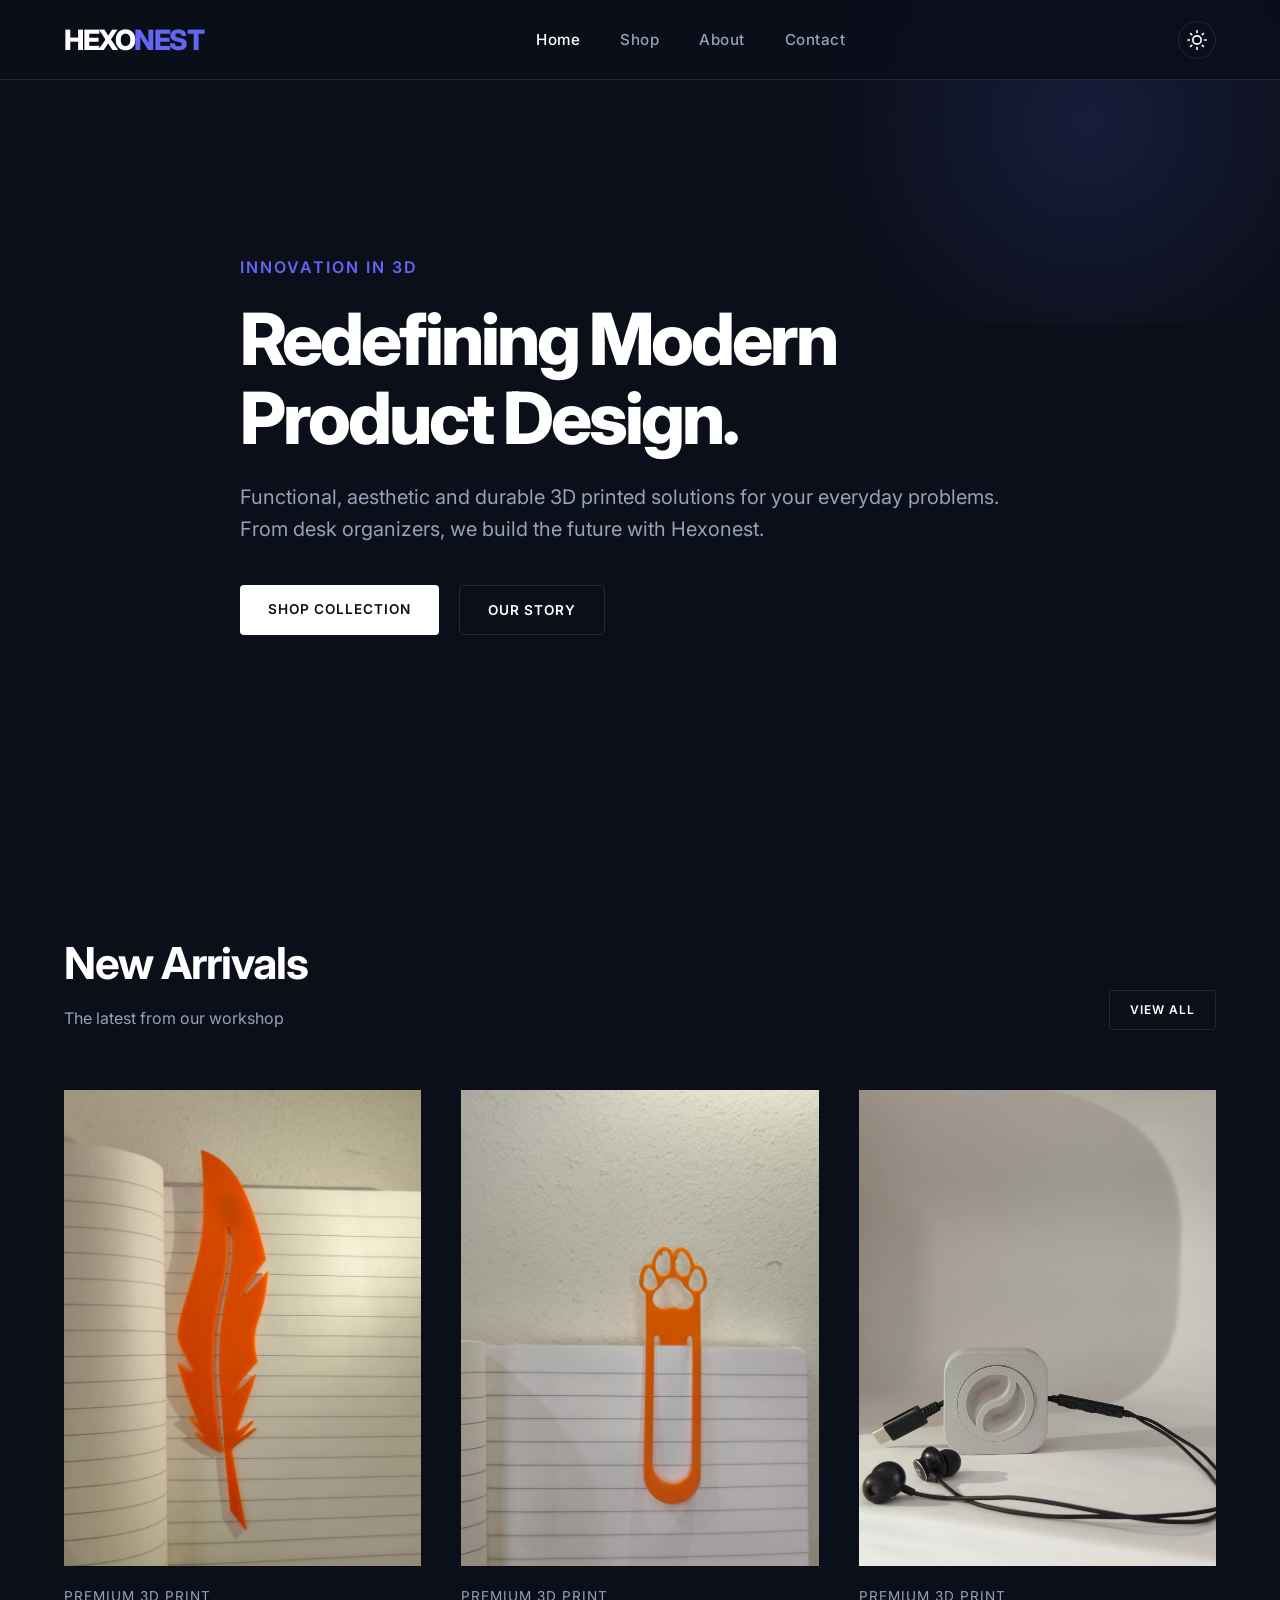
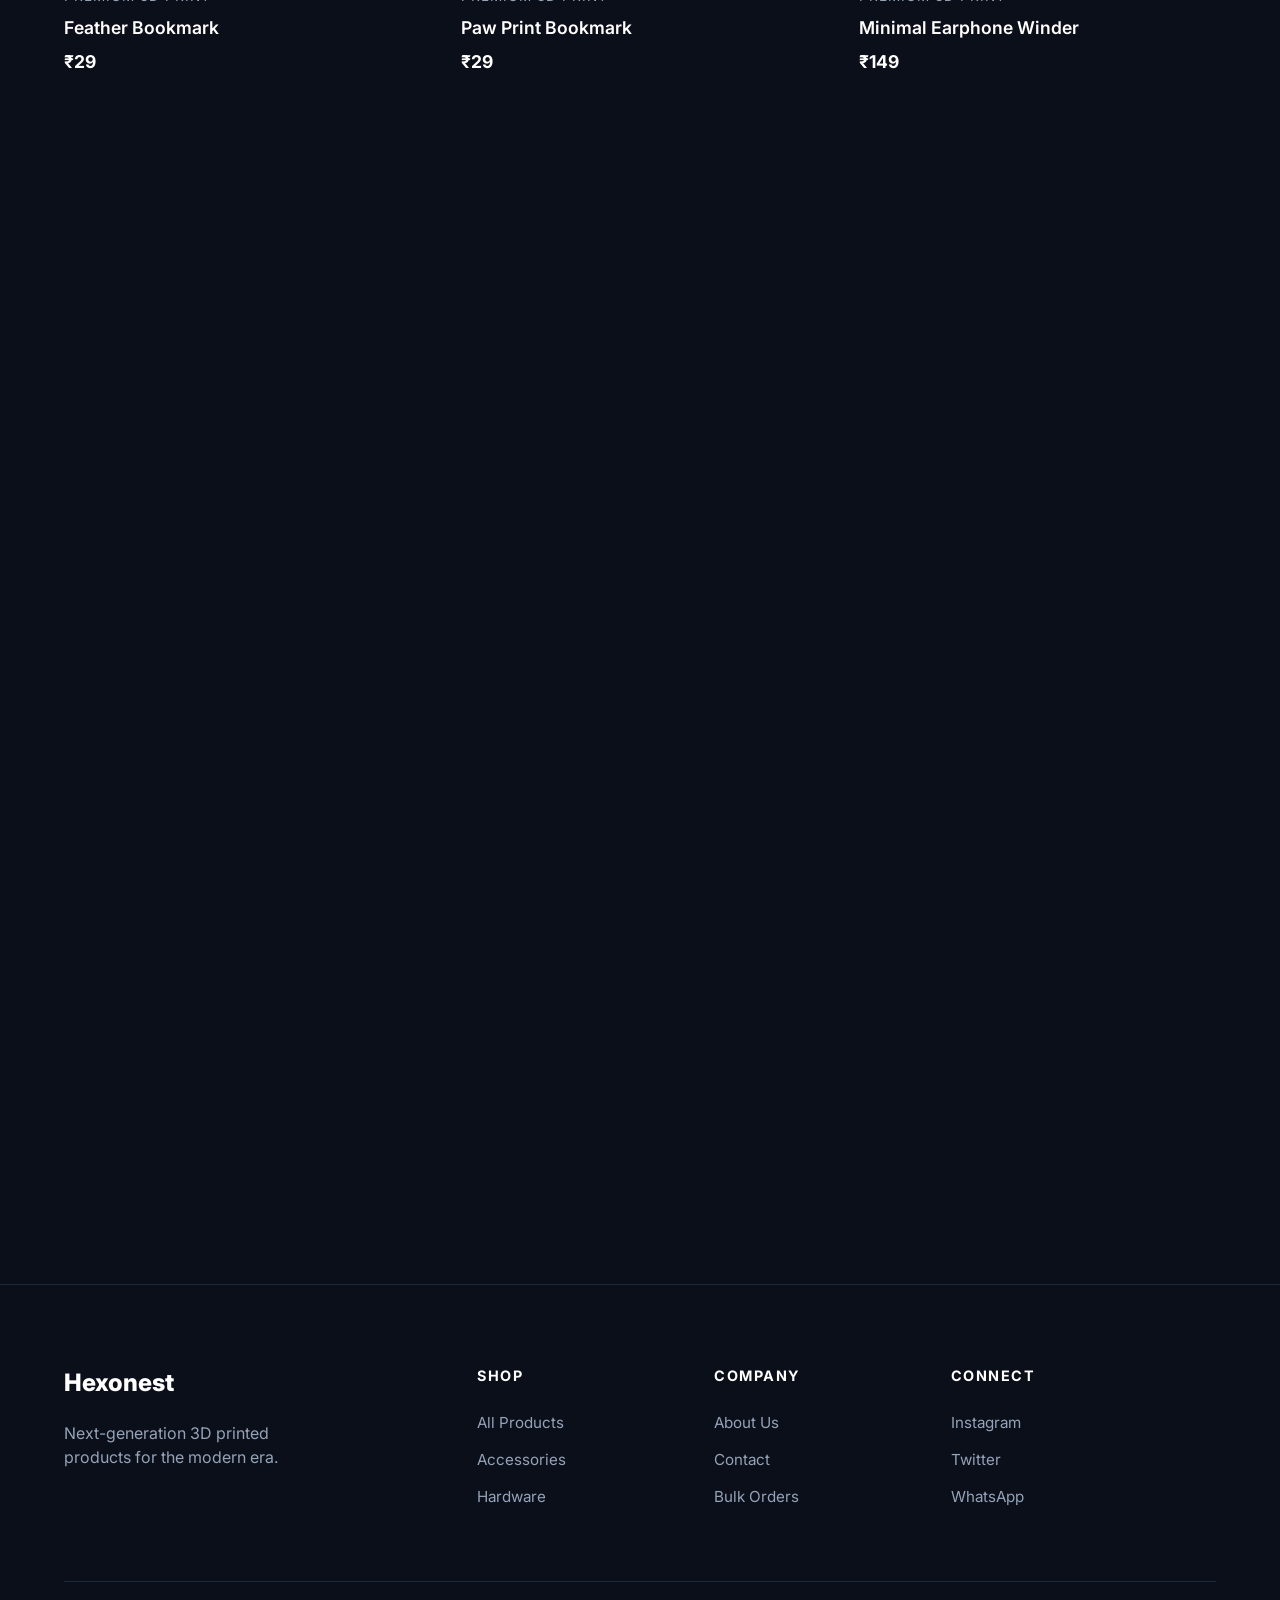
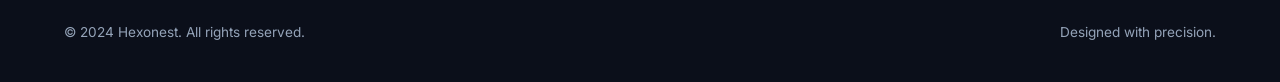
<file: index.html>
<!DOCTYPE html>
<html lang="en">
<head>
    <meta charset="UTF-8">
    <meta name="viewport" content="width=device-width, initial-scale=1.0">
    <meta name="description" content="Hexonest - Premium 3D Printed Solutions. Elevate your workspace with our custom designs.">
    <title>Hexonest | Premium 3D Prints</title>
    <link rel="stylesheet" href="css/styles.css">
    <link rel="preconnect" href="https://fonts.googleapis.com">
    <link rel="preconnect" href="https://fonts.gstatic.com" crossorigin>
    <link href="https://fonts.googleapis.com/css2?family=Inter:wght@300;400;500;600;700;800&display=swap" rel="stylesheet">
</head>
<body class="dark-theme">
    <header class="navbar">
        <nav class="container">
            <a href="index.html" class="logo">Hexo<span>nest</span></a>
            <ul class="nav-links">
                <li><a href="index.html" class="active">Home</a></li>
                <li><a href="shop.html">Shop</a></li>
                <li><a href="about.html">About</a></li>
                <li><a href="contact.html">Contact</a></li>
            </ul>
            <div class="nav-actions">
                <button id="theme-toggle" aria-label="Toggle Theme">
                    <svg class="sun" xmlns="http://www.w3.org/2000/svg" width="20" height="20" viewBox="0 0 24 24" fill="none" stroke="currentColor" stroke-width="2" stroke-linecap="round" stroke-linejoin="round"><circle cx="12" cy="12" r="5"/><line x1="12" y1="1" x2="12" y2="3"/><line x1="12" y1="21" x2="12" y2="23"/><line x1="4.22" y1="4.22" x2="5.64" y2="5.64"/><line x1="18.36" y1="18.36" x2="19.78" y2="19.78"/><line x1="1" y1="12" x2="3" y2="12"/><line x1="21" y1="12" x2="23" y2="12"/><line x1="4.22" y1="19.78" x2="5.64" y2="18.36"/><line x1="18.36" y1="5.64" x2="19.78" y2="4.22"/></svg>
                    <svg class="moon" xmlns="http://www.w3.org/2000/svg" width="20" height="20" viewBox="0 0 24 24" fill="none" stroke="currentColor" stroke-width="2" stroke-linecap="round" stroke-linejoin="round"><path d="M21 12.79A9 9 0 1 1 11.21 3 7 7 0 0 0 21 12.79z"/></svg>
                </button>
                <div class="mobile-menu-btn">
                    <span></span>
                    <span></span>
                    <span></span>
                </div>
            </div>
        </nav>
    </header>

    <main>
        <section class="hero">
            <div class="container">
                <div class="hero-content" data-reveal>
                    <span class="category" style="color: var(--primary-color); font-weight: 600; letter-spacing: 2px; text-transform: uppercase; margin-bottom: 20px; display: block;">Innovation in 3D</span>
                    <h1>Redefining Modern <br>Product Design.</h1>
                    <p>Functional, aesthetic and durable 3D printed solutions for your everyday problems. From desk organizers, we build the future with Hexonest.</p>
                    <div class="hero-btns">
                        <a href="shop.html" class="btn btn-primary">Shop Collection</a>
                        <a href="about.html" class="btn btn-outline">Our Story</a>
                    </div>
                </div>
            </div>
        </section>

        <section class="section">
            <div class="container">
                <div class="section-header" data-reveal>
                    <div class="section-title-group">
                        <h2 class="section-title">New Arrivals</h2>
                        <p class="section-subtitle">The latest from our workshop</p>
                    </div>
                    <a href="shop.html" class="btn btn-outline" style="padding: 10px 20px; font-size: 0.75rem; white-space: nowrap;">View All</a>
                </div>
                
                <div id="home-featured-grid" class="grid">
                    <!-- Products loaded dynamically from JS -->
                </div>
            </div>
        </section>

        <section class="section bg-alt" style="margin: 60px 0; border-radius: 40px;">
            <div class="container">
                <div class="featured-row">
                    <div class="featured-img" data-reveal>
                        <img src="assets/images/pen-holder/pen-holder.webp" alt="Hexonest Design Process" style="border-radius: 20px; box-shadow: var(--shadow);">
                    </div>
                    <div class="featured-text" data-reveal>
                        <span class="category" style="color: var(--primary-color);">Custom Engineering</span>
                        <h2>More than just <br>3D printing.</h2>
                        <p>We combine high-quality additive manufacturing with experts to create products that don't just look good, but work smarter.</p>
                        <a href="about.html" class="btn btn-primary">Learn More</a>
                    </div>
                </div>
            </div>
        </section>
    </main>

    <footer>
        <div class="container">
            <div class="footer-grid">
                <div class="footer-col">
                    <a href="index.html" class="footer-logo">Hexo<span>nest</span></a>
                    <p style="color: var(--text-muted); max-width: 250px;">Next-generation 3D printed products for the modern era.</p>
                </div>
                <div class="footer-col">
                    <h4>Shop</h4>
                    <ul>
                        <li><a href="shop.html">All Products</a></li>
                        <li><a href="shop.html?cat=accessories">Accessories</a></li>
                        <li><a href="shop.html?cat=hardware">Hardware</a></li>
                    </ul>
                </div>
                <div class="footer-col">
                    <h4>Company</h4>
                    <ul>
                        <li><a href="about.html">About Us</a></li>
                        <li><a href="contact.html">Contact</a></li>
                        <li><a href="contact.html">Bulk Orders</a></li>
                    </ul>
                </div>
                <div class="footer-col">
                    <h4>Connect</h4>
                    <ul>
                        <li><a href="#">Instagram</a></li>
                        <li><a href="#">Twitter</a></li>
                        <li><a href="https://wa.me/9657201665">WhatsApp</a></li>
                    </ul>
                </div>
            </div>
            <div class="footer-bottom">
                <p>&copy; 2024 Hexonest. All rights reserved.</p>
                <p>Designed with precision.</p>
            </div>
        </div>
    </footer>

    <script src="js/script.js"></script>
</body>
</html>
</file>
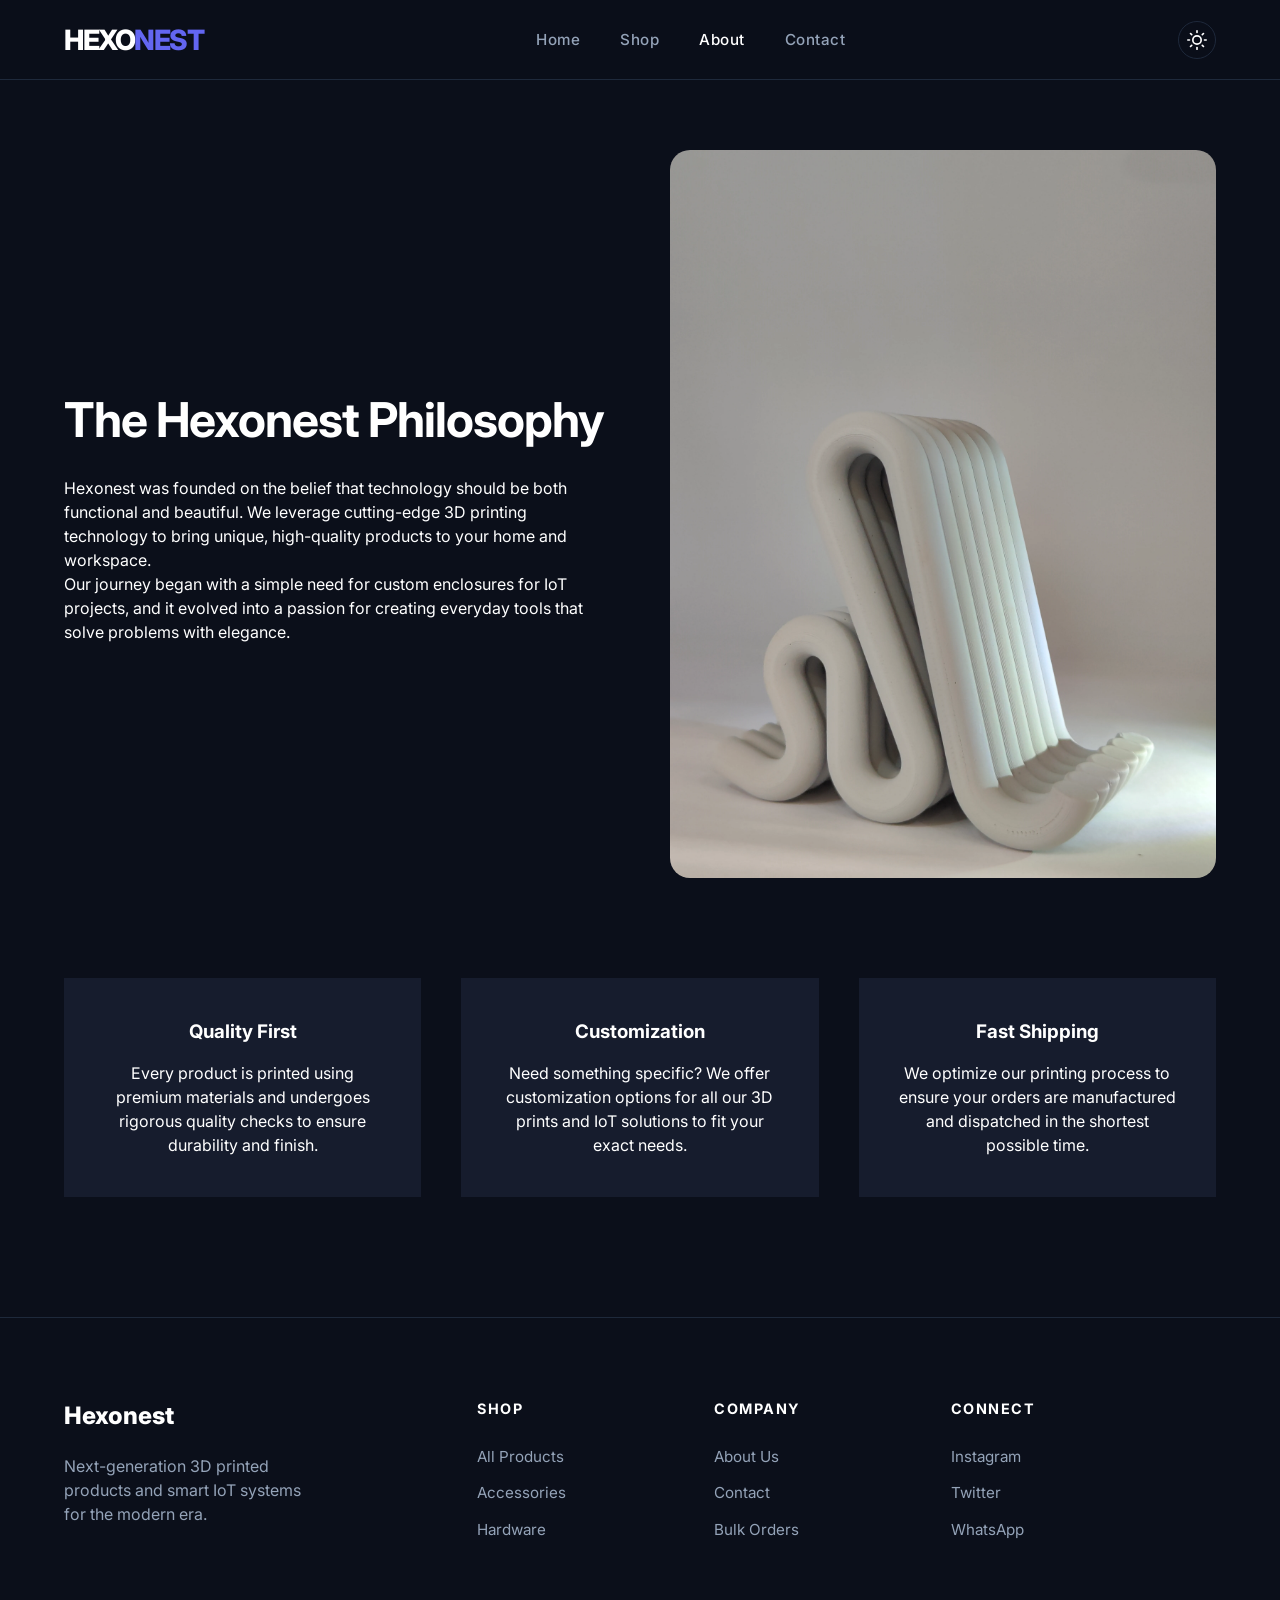
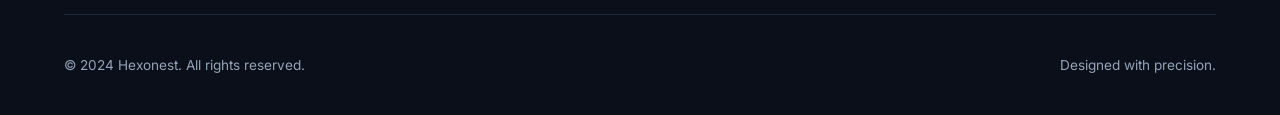
<file: about.html>
<!DOCTYPE html>
<html lang="en">
<head>
    <meta charset="UTF-8">
    <meta name="viewport" content="width=device-width, initial-scale=1.0">
    <meta name="description" content="Learn about Hexonest - Our mission, design philosophy, and how we build the future.">
    <title>About | Hexonest</title>
    <link rel="stylesheet" href="css/styles.css">
    <link rel="preconnect" href="https://fonts.googleapis.com">
    <link rel="preconnect" href="https://fonts.gstatic.com" crossorigin>
    <link href="https://fonts.googleapis.com/css2?family=Inter:wght@300;400;500;600;700;800&display=swap" rel="stylesheet">
</head>
<body class="dark-theme">
    <header class="navbar">
        <nav class="container">
            <a href="index.html" class="logo">Hexo<span>nest</span></a>
            <ul class="nav-links">
                <li><a href="index.html">Home</a></li>
                <li><a href="shop.html">Shop</a></li>
                <li><a href="about.html" class="active">About</a></li>
                <li><a href="contact.html">Contact</a></li>
            </ul>
            <div class="nav-actions">
                <button id="theme-toggle" aria-label="Toggle Theme">
                    <svg class="sun" xmlns="http://www.w3.org/2000/svg" width="20" height="20" viewBox="0 0 24 24" fill="none" stroke="currentColor" stroke-width="2" stroke-linecap="round" stroke-linejoin="round"><circle cx="12" cy="12" r="5"/><line x1="12" y1="1" x2="12" y2="3"/><line x1="12" y1="21" x2="12" y2="23"/><line x1="4.22" y1="4.22" x2="5.64" y2="5.64"/><line x1="18.36" y1="18.36" x2="19.78" y2="19.78"/><line x1="1" y1="12" x2="3" y2="12"/><line x1="21" y1="12" x2="23" y2="12"/><line x1="4.22" y1="19.78" x2="5.64" y2="18.36"/><line x1="18.36" y1="5.64" x2="19.78" y2="4.22"/></svg>
                    <svg class="moon" xmlns="http://www.w3.org/2000/svg" width="20" height="20" viewBox="0 0 24 24" fill="none" stroke="currentColor" stroke-width="2" stroke-linecap="round" stroke-linejoin="round"><path d="M21 12.79A9 9 0 1 1 11.21 3 7 7 0 0 0 21 12.79z"/></svg>
                </button>
                <div class="mobile-menu-btn">
                    <span></span>
                    <span></span>
                    <span></span>
                </div>
            </div>
        </nav>
    </header>

    <main>
        <section class="section" style="padding-top: 150px;">
            <div class="container">
                <div class="featured-row" style="margin-bottom: 100px;">
                    <div class="featured-text" data-reveal>
                        <h2 class="section-title">The Hexonest Philosophy</h2>
                        <p>Hexonest was founded on the belief that technology should be both functional and beautiful. We leverage cutting-edge 3D printing technology to bring unique, high-quality products to your home and workspace.</p>
                        <p>Our journey began with a simple need for custom enclosures for IoT projects, and it evolved into a passion for creating everyday tools that solve problems with elegance.</p>
                    </div>
                    <div class="featured-img" data-reveal>
                        <img src="assets/images/phone-stand/phone-stand.webp" alt="Design Thinking" style="border-radius: 20px;">
                    </div>
                </div>

                <div class="grid" style="text-align: center;">
                    <div class="card" style="padding: 40px; background-color: var(--bg-alt); border: none;" data-reveal>
                        <h3 style="margin-bottom: 15px;">Quality First</h3>
                        <p>Every product is printed using premium materials and undergoes rigorous quality checks to ensure durability and finish.</p>
                    </div>
                    <div class="card" style="padding: 40px; background-color: var(--bg-alt); border: none;" data-reveal style="transition-delay: 0.1s;">
                        <h3 style="margin-bottom: 15px;">Customization</h3>
                        <p>Need something specific? We offer customization options for all our 3D prints and IoT solutions to fit your exact needs.</p>
                    </div>
                    <div class="card" style="padding: 40px; background-color: var(--bg-alt); border: none;" data-reveal style="transition-delay: 0.2s;">
                        <h3 style="margin-bottom: 15px;">Fast Shipping</h3>
                        <p>We optimize our printing process to ensure your orders are manufactured and dispatched in the shortest possible time.</p>
                    </div>
                </div>
            </div>
        </section>
    </main>

    <footer>
        <div class="container">
            <div class="footer-grid">
                <div class="footer-col">
                    <a href="index.html" class="footer-logo">Hexo<span>nest</span></a>
                    <p style="color: var(--text-muted); max-width: 250px;">Next-generation 3D printed products and smart IoT systems for the modern era.</p>
                </div>
                <div class="footer-col">
                    <h4>Shop</h4>
                    <ul>
                        <li><a href="shop.html">All Products</a></li>
                        <li><a href="shop.html?cat=accessories">Accessories</a></li>
                        <li><a href="shop.html?cat=hardware">Hardware</a></li>
                    </ul>
                </div>
                <div class="footer-col">
                    <h4>Company</h4>
                    <ul>
                        <li><a href="about.html">About Us</a></li>
                        <li><a href="contact.html">Contact</a></li>
                        <li><a href="contact.html">Bulk Orders</a></li>
                    </ul>
                </div>
                <div class="footer-col">
                    <h4>Connect</h4>
                    <ul>
                        <li><a href="#">Instagram</a></li>
                        <li><a href="#">Twitter</a></li>
                        <li><a href="https://wa.me/9657201665">WhatsApp</a></li>
                    </ul>
                </div>
            </div>
            <div class="footer-bottom">
                <p>&copy; 2024 Hexonest. All rights reserved.</p>
                <p>Designed with precision.</p>
            </div>
        </div>
    </footer>

    <script src="js/script.js"></script>
</body>
</html>
</file>
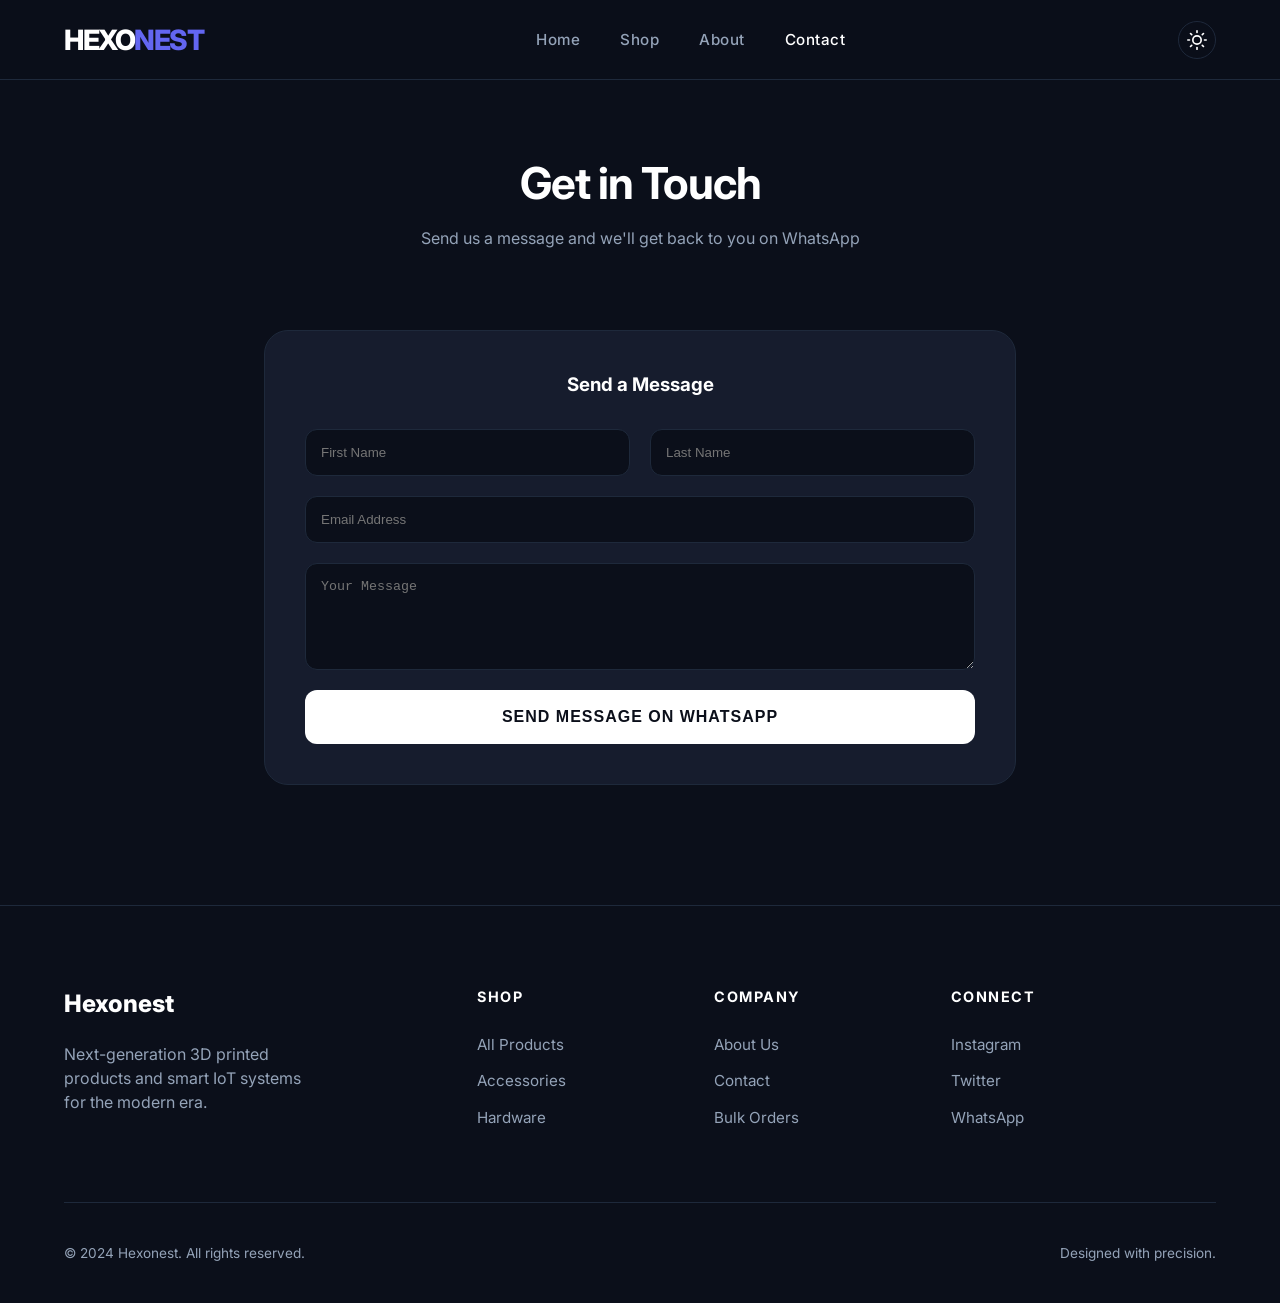
<file: contact.html>
<!DOCTYPE html>
<html lang="en">
<head>
    <meta charset="UTF-8">
    <meta name="viewport" content="width=device-width, initial-scale=1.0">
    <meta name="description" content="Contact Hexonest for inquiries, support, or bulk 3D printing orders.">
    <title>Contact | Hexonest</title>
    <link rel="stylesheet" href="css/styles.css">
    <link rel="preconnect" href="https://fonts.googleapis.com">
    <link rel="preconnect" href="https://fonts.gstatic.com" crossorigin>
    <link href="https://fonts.googleapis.com/css2?family=Inter:wght@300;400;500;600;700;800&display=swap" rel="stylesheet">
</head>
<body class="dark-theme">
    <header class="navbar">
        <nav class="container">
            <a href="index.html" class="logo">Hexo<span>nest</span></a>
            <ul class="nav-links">
                <li><a href="index.html">Home</a></li>
                <li><a href="shop.html">Shop</a></li>
                <li><a href="about.html">About</a></li>
                <li><a href="contact.html" class="active">Contact</a></li>
            </ul>
            <div class="nav-actions">
                <button id="theme-toggle" aria-label="Toggle Theme">
                    <svg class="sun" xmlns="http://www.w3.org/2000/svg" width="20" height="20" viewBox="0 0 24 24" fill="none" stroke="currentColor" stroke-width="2" stroke-linecap="round" stroke-linejoin="round"><circle cx="12" cy="12" r="5"/><line x1="12" y1="1" x2="12" y2="3"/><line x1="12" y1="21" x2="12" y2="23"/><line x1="4.22" y1="4.22" x2="5.64" y2="5.64"/><line x1="18.36" y1="18.36" x2="19.78" y2="19.78"/><line x1="1" y1="12" x2="3" y2="12"/><line x1="21" y1="12" x2="23" y2="12"/><line x1="4.22" y1="19.78" x2="5.64" y2="18.36"/><line x1="18.36" y1="5.64" x2="19.78" y2="4.22"/></svg>
                    <svg class="moon" xmlns="http://www.w3.org/2000/svg" width="20" height="20" viewBox="0 0 24 24" fill="none" stroke="currentColor" stroke-width="2" stroke-linecap="round" stroke-linejoin="round"><path d="M21 12.79A9 9 0 1 1 11.21 3 7 7 0 0 0 21 12.79z"/></svg>
                </button>
                <div class="mobile-menu-btn">
                    <span></span>
                    <span></span>
                    <span></span>
                </div>
            </div>
        </nav>
    </header>

    <main>
        <section class="section" style="padding-top: 150px;">
            <div class="container" style="max-width: 800px;">
                <div class="section-header" data-reveal style="text-align: center; display: block; margin-bottom: 80px;">
                    <h2 class="section-title">Get in Touch</h2>
                    <p class="section-subtitle">Send us a message and we'll get back to you on WhatsApp</p>
                </div>

                <div class="contact-form" data-reveal style="padding: 40px; border: 1px solid var(--border-color); border-radius: 24px; background-color: var(--bg-alt);">
                    <h3 style="margin-bottom: 30px; text-align: center;">Send a Message</h3>
                    <form id="contact-form" style="display: grid; gap: 20px;">
                        <div class="form-row" style="display: grid; grid-template-columns: 1fr 1fr; gap: 20px;">
                            <input type="text" id="first-name" placeholder="First Name" required style="padding: 15px; background: var(--bg-color); border: 1px solid var(--border-color); color: var(--text-color); border-radius: 12px; outline: none;">
                            <input type="text" id="last-name" placeholder="Last Name" required style="padding: 15px; background: var(--bg-color); border: 1px solid var(--border-color); color: var(--text-color); border-radius: 12px; outline: none;">
                        </div>
                        <input type="email" id="email" placeholder="Email Address" required style="padding: 15px; background: var(--bg-color); border: 1px solid var(--border-color); color: var(--text-color); border-radius: 12px; outline: none;">
                        <textarea id="message" placeholder="Your Message" rows="5" required style="padding: 15px; background: var(--bg-color); border: 1px solid var(--border-color); color: var(--text-color); border-radius: 12px; outline: none;"></textarea>
                        <button type="submit" class="btn btn-primary" style="padding: 18px; border-radius: 12px; font-size: 1rem;">Send Message on WhatsApp</button>
                    </form>
                </div>
            </div>
        </section>
    </main>

    <footer>
        <div class="container">
            <div class="footer-grid">
                <div class="footer-col">
                    <a href="index.html" class="footer-logo">Hexo<span>nest</span></a>
                    <p style="color: var(--text-muted); max-width: 250px;">Next-generation 3D printed products and smart IoT systems for the modern era.</p>
                </div>
                <div class="footer-col">
                    <h4>Shop</h4>
                    <ul>
                        <li><a href="shop.html">All Products</a></li>
                        <li><a href="shop.html?cat=accessories">Accessories</a></li>
                        <li><a href="shop.html?cat=hardware">Hardware</a></li>
                    </ul>
                </div>
                <div class="footer-col">
                    <h4>Company</h4>
                    <ul>
                        <li><a href="about.html">About Us</a></li>
                        <li><a href="contact.html">Contact</a></li>
                        <li><a href="contact.html">Bulk Orders</a></li>
                    </ul>
                </div>
                <div class="footer-col">
                    <h4>Connect</h4>
                    <ul>
                        <li><a href="#">Instagram</a></li>
                        <li><a href="#">Twitter</a></li>
                        <li><a href="https://wa.me/9657201665">WhatsApp</a></li>
                    </ul>
                </div>
            </div>
            <div class="footer-bottom">
                <p>&copy; 2024 Hexonest. All rights reserved.</p>
                <p>Designed with precision.</p>
            </div>
        </div>
    </footer>

    <script src="js/script.js"></script>
</body>
</html>
</file>
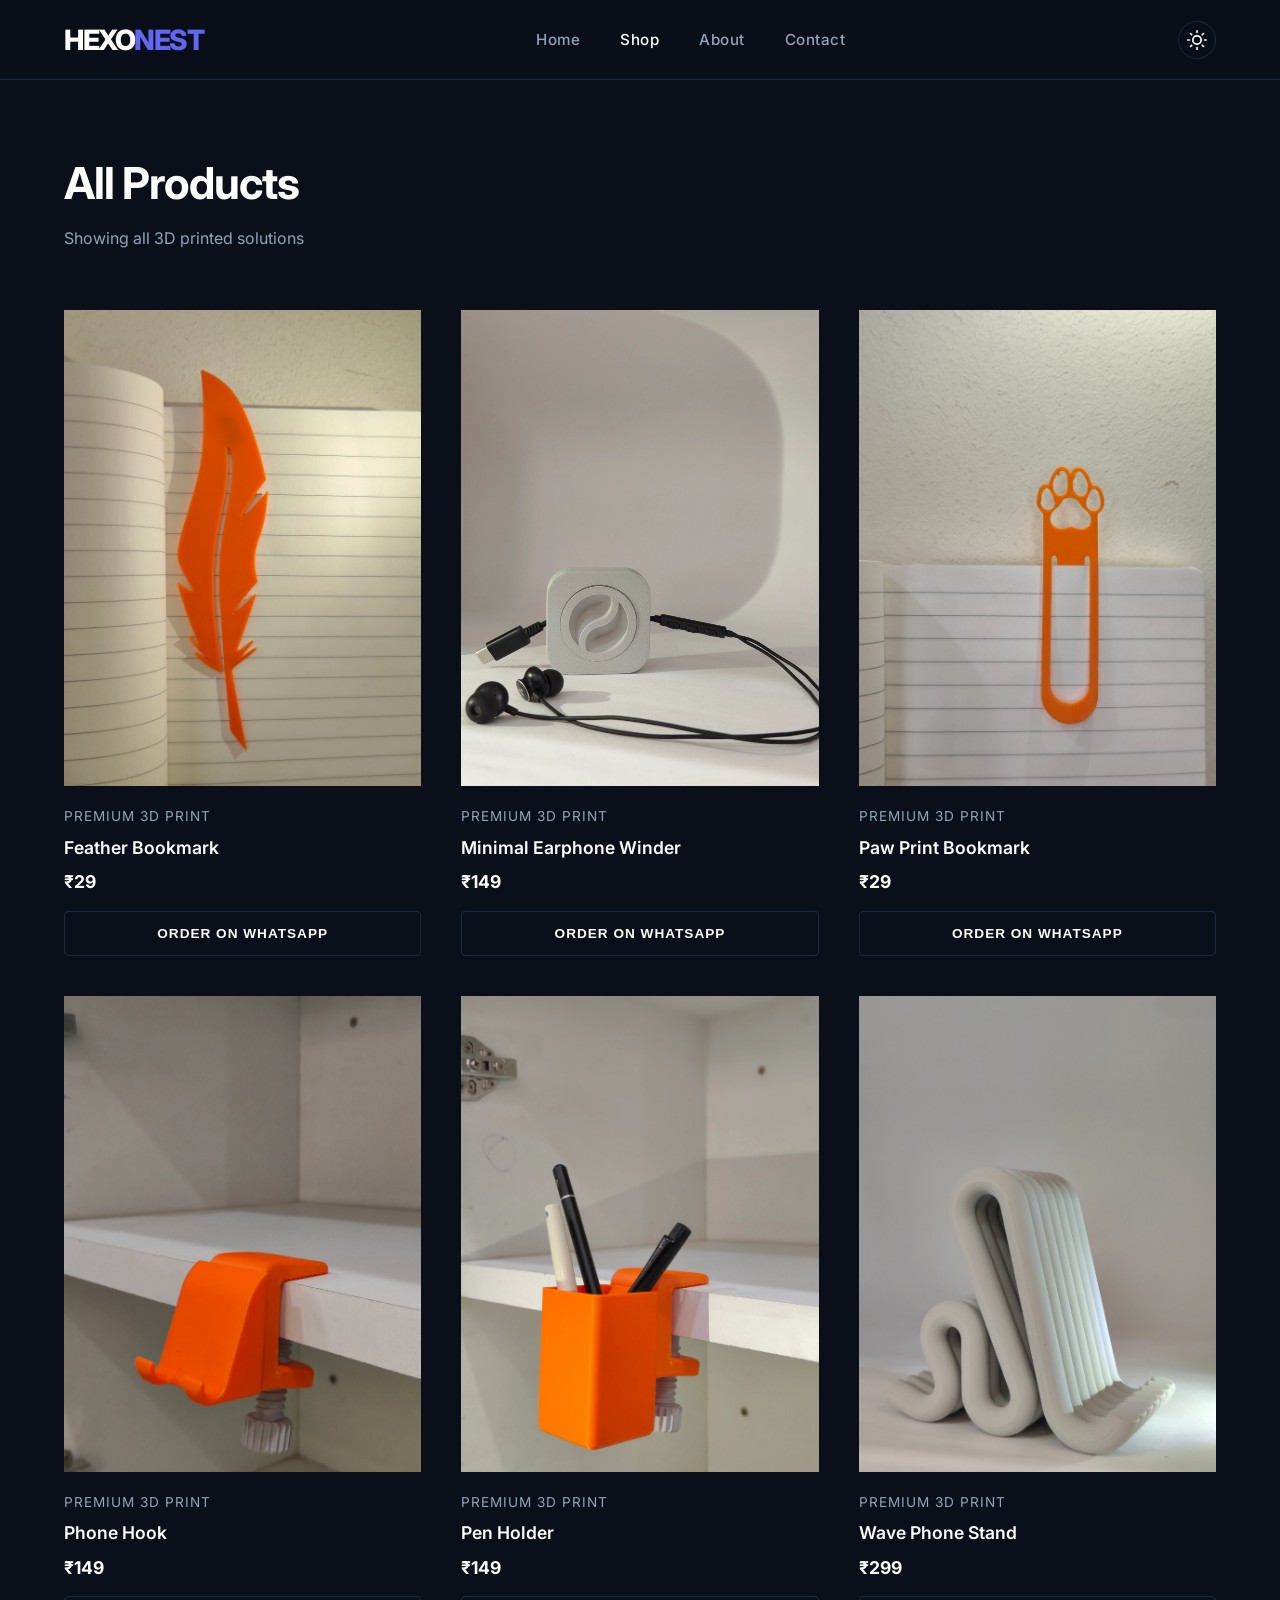
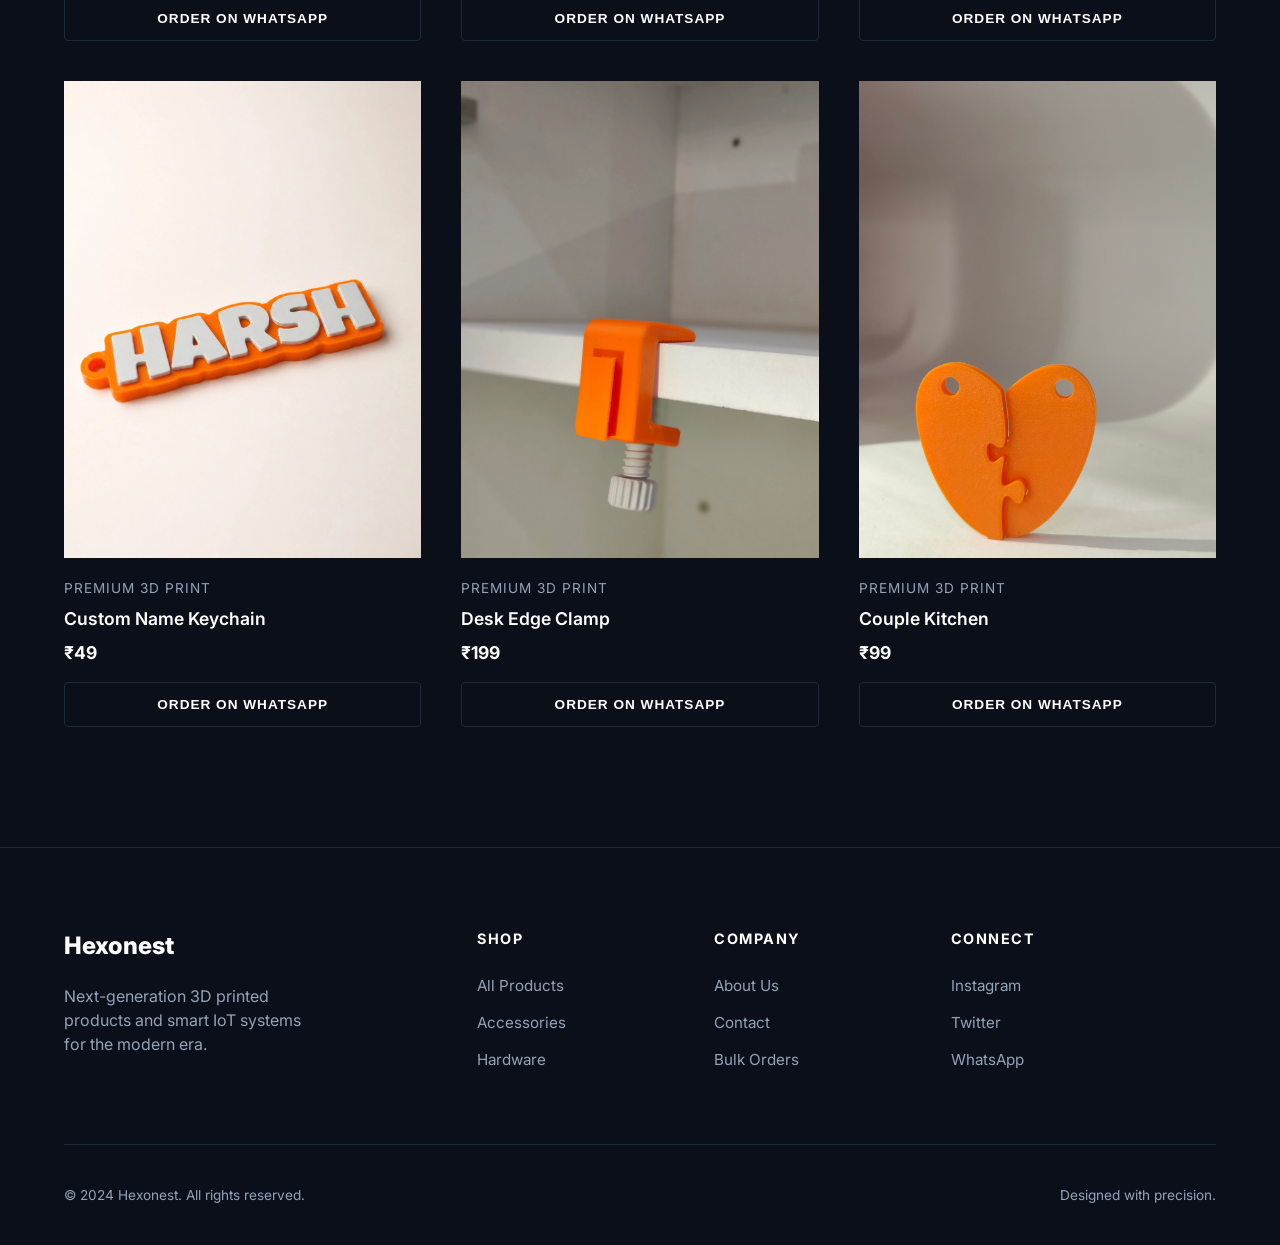
<file: shop.html>
<!DOCTYPE html>
<html lang="en">
<head>
    <meta charset="UTF-8">
    <meta name="viewport" content="width=device-width, initial-scale=1.0">
    <meta name="description" content="Shop the Hexonest collection of 3D printed desk organizers, bookmarks, and hardware.">
    <title>Shop | Hexonest</title>
    <link rel="stylesheet" href="css/styles.css">
    <link rel="preconnect" href="https://fonts.googleapis.com">
    <link rel="preconnect" href="https://fonts.gstatic.com" crossorigin>
    <link href="https://fonts.googleapis.com/css2?family=Inter:wght@300;400;500;600;700;800&display=swap" rel="stylesheet">
</head>
<body class="dark-theme">
    <header class="navbar">
        <nav class="container">
            <a href="index.html" class="logo">Hexo<span>nest</span></a>
            <ul class="nav-links">
                <li><a href="index.html">Home</a></li>
                <li><a href="shop.html" class="active">Shop</a></li>
                <li><a href="about.html">About</a></li>
                <li><a href="contact.html">Contact</a></li>
            </ul>
            <div class="nav-actions">
                <button id="theme-toggle" aria-label="Toggle Theme">
                    <svg class="sun" xmlns="http://www.w3.org/2000/svg" width="20" height="20" viewBox="0 0 24 24" fill="none" stroke="currentColor" stroke-width="2" stroke-linecap="round" stroke-linejoin="round"><circle cx="12" cy="12" r="5"/><line x1="12" y1="1" x2="12" y2="3"/><line x1="12" y1="21" x2="12" y2="23"/><line x1="4.22" y1="4.22" x2="5.64" y2="5.64"/><line x1="18.36" y1="18.36" x2="19.78" y2="19.78"/><line x1="1" y1="12" x2="3" y2="12"/><line x1="21" y1="12" x2="23" y2="12"/><line x1="4.22" y1="19.78" x2="5.64" y2="18.36"/><line x1="18.36" y1="5.64" x2="19.78" y2="4.22"/></svg>
                    <svg class="moon" xmlns="http://www.w3.org/2000/svg" width="20" height="20" viewBox="0 0 24 24" fill="none" stroke="currentColor" stroke-width="2" stroke-linecap="round" stroke-linejoin="round"><path d="M21 12.79A9 9 0 1 1 11.21 3 7 7 0 0 0 21 12.79z"/></svg>
                </button>
                <div class="mobile-menu-btn">
                    <span></span>
                    <span></span>
                    <span></span>
                </div>
            </div>
        </nav>
    </header>

    <main>
        <section class="section" style="padding-top: 150px;">
            <div class="container">
                <div class="section-header" data-reveal>
                    <div>
                        <h2 class="section-title">All Products</h2>
                        <p class="section-subtitle">Showing all 3D printed solutions</p>
                    </div>
                </div>

                <div id="shop-all-grid" class="grid">
                    <!-- Products loaded dynamically from JS -->
                </div>
            </div>
        </section>
    </main>

    <footer>
        <div class="container">
            <div class="footer-grid">
                <div class="footer-col">
                    <a href="index.html" class="footer-logo">Hexo<span>nest</span></a>
                    <p style="color: var(--text-muted); max-width: 250px;">Next-generation 3D printed products and smart IoT systems for the modern era.</p>
                </div>
                <div class="footer-col">
                    <h4>Shop</h4>
                    <ul>
                        <li><a href="shop.html">All Products</a></li>
                        <li><a href="shop.html?cat=accessories">Accessories</a></li>
                        <li><a href="shop.html?cat=hardware">Hardware</a></li>
                    </ul>
                </div>
                <div class="footer-col">
                    <h4>Company</h4>
                    <ul>
                        <li><a href="about.html">About Us</a></li>
                        <li><a href="contact.html">Contact</a></li>
                        <li><a href="contact.html">Bulk Orders</a></li>
                    </ul>
                </div>
                <div class="footer-col">
                    <h4>Connect</h4>
                    <ul>
                        <li><a href="#">Instagram</a></li>
                        <li><a href="#">Twitter</a></li>
                        <li><a href="https://wa.me/9657201665">WhatsApp</a></li>
                    </ul>
                </div>
            </div>
            <div class="footer-bottom">
                <p>&copy; 2024 Hexonest. All rights reserved.</p>
                <p>Designed with precision.</p>
            </div>
        </div>
    </footer>

    <script src="js/script.js"></script>
</body>
</html>
</file>
<file: css/styles.css>
:root {
    /* Dark Theme (Default - Futuristic Dark Blue) */
    --bg-color: #0b0f1a;
    --bg-alt: #161c2d;
    --text-color: #ffffff;
    --text-muted: #94a3b8;
    --primary-color: #6366f1; /* Modern Indigo */
    --primary-hover: #4f46e5;
    --accent-color: #38bdf8; /* Cyan for futuristic touch */
    --border-color: #1e293b;
    --card-bg: #161c2d;
    --navbar-bg: rgba(11, 15, 26, 0.85);
    --shadow: 0 10px 30px rgba(0, 0, 0, 0.5);
    --transition: all 0.3s cubic-bezier(0.4, 0, 0.2, 1);
    --glass-bg: rgba(255, 255, 255, 0.03);
}

body.light-theme {
    --bg-color: #ffffff;
    --bg-alt: #f5f5f7;
    --text-color: #1d1d1f;
    --text-muted: #6e6e73;
    --primary-color: #0071e3;
    --primary-hover: #0077ed;
    --border-color: #d2d2d7;
    --card-bg: #ffffff;
    --navbar-bg: rgba(255, 255, 255, 0.8);
    --shadow: 0 10px 20px rgba(0, 0, 0, 0.05);
}

/* Reset & Base Styles */
* {
    margin: 0;
    padding: 0;
    box-sizing: border-box;
}

html {
    scroll-behavior: smooth;
}

body {
    font-family: 'Inter', -apple-system, BlinkMacSystemFont, sans-serif;
    background-color: var(--bg-color);
    color: var(--text-color);
    line-height: 1.5;
    transition: background-color 0.4s ease, color 0.4s ease;
    overflow-x: hidden;
}

.container {
    max-width: 1200px;
    margin: 0 auto;
    padding: 0 24px;
}

a {
    text-decoration: none;
    color: inherit;
    transition: var(--transition);
}

ul {
    list-style: none;
}

img {
    max-width: 100%;
    display: block;
}

/* Navbar */
.navbar {
    position: fixed;
    top: 0;
    left: 0;
    width: 100%;
    z-index: 1000;
    background-color: var(--navbar-bg);
    backdrop-filter: blur(15px);
    -webkit-backdrop-filter: blur(15px);
    border-bottom: 1px solid var(--border-color);
    height: 80px;
    display: flex;
    align-items: center;
}

.navbar .container {
    display: flex;
    justify-content: space-between;
    align-items: center;
    width: 100%;
}

.logo {
    font-size: 1.75rem;
    font-weight: 800;
    letter-spacing: -1.5px;
    text-transform: uppercase;
}

.logo span {
    color: var(--primary-color);
}

.nav-links {
    display: flex;
    gap: 40px;
}

.nav-links a {
    font-size: 0.95rem;
    font-weight: 500;
    letter-spacing: 0.5px;
    color: var(--text-muted);
}

.nav-links a:hover, .nav-links a.active {
    color: var(--text-color);
}

.nav-actions {
    display: flex;
    align-items: center;
    gap: 20px;
}

#theme-toggle {
    background: none;
    border: none;
    cursor: pointer;
    color: var(--text-color);
    padding: 8px;
    border-radius: 50%;
    display: flex;
    align-items: center;
    justify-content: center;
    transition: var(--transition);
    border: 1px solid var(--border-color);
}

#theme-toggle:hover {
    background-color: var(--bg-alt);
    border-color: var(--text-muted);
}

.light-theme #theme-toggle .sun { display: none; }
.light-theme #theme-toggle .moon { display: block; }
.dark-theme #theme-toggle .sun { display: block; }
.dark-theme #theme-toggle .moon { display: none; }

/* Hero Section */
.hero {
    padding: 180px 0 100px;
    min-height: 90vh;
    display: flex;
    align-items: center;
    position: relative;
    overflow: hidden;
}

.hero::before {
    content: '';
    position: absolute;
    top: -10%;
    right: -10%;
    width: 50%;
    height: 50%;
    background: radial-gradient(circle, rgba(99, 102, 241, 0.15) 0%, transparent 70%);
    z-index: -1;
}

.hero-content {
    max-width: 800px;
}

.hero h1 {
    font-size: 4.5rem;
    font-weight: 800;
    margin-bottom: 24px;
    letter-spacing: -3px;
    line-height: 1.1;
}

.hero p {
    font-size: 1.25rem;
    color: var(--text-muted);
    margin-bottom: 40px;
    line-height: 1.6;
}

.hero-btns {
    display: flex;
    gap: 20px;
    flex-wrap: wrap;
}

/* Section Common */
.section {
    padding: 120px 0;
}

.section-header {
    display: flex;
    justify-content: space-between;
    align-items: flex-end;
    margin-bottom: 60px;
}

.section-title {
    font-size: 2.75rem;
    font-weight: 700;
    letter-spacing: -1px;
}

.section-subtitle {
    color: var(--text-muted);
    margin-top: 10px;
}

/* Grid & Store Cards */
.grid {
    display: grid;
    grid-template-columns: repeat(auto-fill, minmax(280px, 1fr));
    gap: 40px;
}

.product-card {
    background: none;
    border: none;
    border-radius: 0;
    box-shadow: none;
    transition: var(--transition);
}

.product-card:hover .product-img-wrapper {
    transform: translateY(-5px);
}

.product-img-wrapper {
    position: relative;
    aspect-ratio: 3 / 4; /* Vertical Portrait */
    background-color: var(--bg-alt);
    margin-bottom: 20px;
    overflow: hidden;
    transition: var(--transition);
}

.product-img-wrapper img {
    width: 100%;
    height: 100%;
    object-fit: cover;
    transition: transform 0.6s ease;
}

.product-card:hover img {
    transform: scale(1.05);
}

.product-info h3 {
    font-size: 1.1rem;
    font-weight: 600;
    margin-bottom: 8px;
}

.product-info .category {
    font-size: 0.85rem;
    color: var(--text-muted);
    text-transform: uppercase;
    letter-spacing: 1px;
    margin-bottom: 8px;
    display: block;
}

.product-price {
    font-size: 1.1rem;
    font-weight: 700;
}

/* Buttons */
.btn {
    padding: 14px 28px;
    border-radius: 4px;
    font-weight: 600;
    cursor: pointer;
    transition: var(--transition);
    display: inline-block;
    border: none;
    text-transform: uppercase;
    letter-spacing: 1px;
    font-size: 0.85rem;
}

.btn-primary {
    background-color: var(--text-color);
    color: var(--bg-color);
}

.btn-primary:hover {
    opacity: 0.9;
}

.btn-outline {
    background-color: transparent;
    border: 1px solid var(--border-color);
    color: var(--text-color);
}

.btn-outline:hover {
    background-color: var(--text-color);
    color: var(--bg-color);
}

/* Featured Section */
.featured-row {
    display: grid;
    grid-template-columns: 1fr 1fr;
    gap: 60px;
    align-items: center;
}

.featured-text h2 {
    font-size: 3rem;
    margin-bottom: 20px;
}

/* Footer */
footer {
    padding: 80px 0 40px;
    border-top: 1px solid var(--border-color);
    background-color: var(--bg-color);
}

.footer-grid {
    display: grid;
    grid-template-columns: 2fr 1fr 1fr 1.5fr;
    gap: 60px;
    margin-bottom: 60px;
}

.footer-logo {
    font-size: 1.5rem;
    font-weight: 800;
    margin-bottom: 20px;
    display: block;
}

.footer-col h4 {
    margin-bottom: 24px;
    font-size: 0.9rem;
    text-transform: uppercase;
    letter-spacing: 1.5px;
}

.footer-col ul li {
    margin-bottom: 12px;
}

.footer-col ul a {
    color: var(--text-muted);
    font-size: 0.95rem;
}

.footer-col ul a:hover {
    color: var(--text-color);
}

.footer-bottom {
    padding-top: 40px;
    border-top: 1px solid var(--border-color);
    display: flex;
    justify-content: space-between;
    color: var(--text-muted);
    font-size: 0.85rem;
}

/* Hamburger Menu Icon */
.mobile-menu-btn {
    display: none;
    flex-direction: column;
    gap: 6px;
    cursor: pointer;
    z-index: 1001;
    padding: 10px;
}

.mobile-menu-btn span {
    width: 28px;
    height: 2px;
    background-color: var(--text-color);
    transition: var(--transition);
    border-radius: 2px;
}

.mobile-menu-btn.active span:nth-child(1) {
    transform: translateY(8px) rotate(45deg);
}

.mobile-menu-btn.active span:nth-child(2) {
    opacity: 0;
}

.mobile-menu-btn.active span:nth-child(3) {
    transform: translateY(-8px) rotate(-45deg);
}

/* Responsive Styles */
@media (max-width: 1024px) {
    .hero h1 { font-size: 3.5rem; }
    .footer-grid { grid-template-columns: 1fr 1fr; }
}

@media (max-width: 768px) {
    .navbar { height: 70px; }
    
    .mobile-menu-btn { display: flex; }

    .nav-links {
        position: fixed;
        top: 0;
        right: -100%;
        width: 80%;
        height: 100vh;
        background-color: var(--bg-alt);
        flex-direction: column;
        justify-content: center;
        align-items: center;
        gap: 30px;
        transition: 0.4s cubic-bezier(0.4, 0, 0.2, 1);
        z-index: 1000;
        box-shadow: -10px 0 30px rgba(0,0,0,0.5);
    }

    .nav-links.active {
        right: 0;
    }

    .nav-links a {
        font-size: 1.5rem;
        color: var(--text-color);
    }

    .hero { padding: 120px 0 60px; text-align: center; }
    .hero h1 { font-size: 2.75rem; letter-spacing: -1px; }
    .hero-content { margin: 0 auto; }
    .hero-btns { justify-content: center; }
    
    .section { padding: 60px 0; }
    .section-header { 
        flex-direction: column;
        text-align: center; 
        align-items: center;
        gap: 20px;
    }
    .section-title { font-size: 2.25rem; }

    .featured-text .btn { margin-top: 20px; }

    .section.bg-alt {
        margin: 40px 0 !important;
        border-radius: 20px !important;
    }

    .footer-col h4 {
        margin-bottom: 15px;
    }

    .grid { grid-template-columns: 1fr; gap: 30px; }
    
    .featured-row { grid-template-columns: 1fr; gap: 40px; text-align: center; }
    
    .footer-grid { grid-template-columns: 1fr; gap: 40px; text-align: center; }
    .footer-col { display: flex; flex-direction: column; align-items: center; }
    .footer-col p { margin: 0 auto; }
    .footer-bottom { flex-direction: column; gap: 10px; text-align: center; }

    .modal-content {
        max-width: 95%;
        border-radius: 20px;
    }

    .form-row {
        grid-template-columns: 1fr !important;
    }
}

/* Modal UI */
.modal {
    position: fixed;
    top: 0;
    left: 0;
    width: 100%;
    height: 100%;
    background: rgba(0, 0, 0, 0.8);
    backdrop-filter: blur(8px);
    z-index: 2000;
    display: none;
    align-items: center;
    justify-content: center;
    padding: 20px;
}

.modal.active {
    display: flex;
}

.modal-content {
    background: var(--bg-alt);
    width: 100%;
    max-width: 1000px;
    max-height: 90vh;
    border-radius: 24px;
    overflow-y: auto;
    position: relative;
    border: 1px solid var(--border-color);
    display: grid;
    grid-template-columns: 1.1fr 0.9fr;
}

.modal-close {
    position: absolute;
    top: 24px;
    right: 24px;
    background: var(--bg-color);
    border: 1px solid var(--border-color);
    color: var(--text-color);
    width: 36px;
    height: 36px;
    border-radius: 50%;
    display: flex;
    align-items: center;
    justify-content: center;
    font-size: 1.5rem;
    cursor: pointer;
    z-index: 100;
}

.modal-img-side {
    padding: 24px;
}

.modal-img-side img {
    width: 100%;
    height: 100%;
    object-fit: cover;
    border-radius: 16px; /* Rounded corners for modal image */
    aspect-ratio: 3 / 4;
}

.modal-info-side {
    padding: 60px 40px;
}

.modal-info-side h2 {
    font-size: 2rem;
    margin-bottom: 10px;
}

.modal-info-side .modal-price {
    font-size: 1.5rem;
    font-weight: 700;
    margin-bottom: 30px;
    color: var(--accent-color);
}

.modal-specs {
    margin-bottom: 30px;
}

.modal-specs h4 {
    text-transform: uppercase;
    font-size: 0.8rem;
    color: var(--text-muted);
    margin-bottom: 15px;
    letter-spacing: 1px;
}

.modal-specs ul {
    display: grid;
    grid-template-columns: 1fr 1fr;
    gap: 15px;
}

.modal-specs li {
    font-size: 0.9rem;
    color: var(--text-muted);
    display: flex;
    flex-direction: column;
}

.modal-specs li span {
    color: var(--text-color);
    font-weight: 600;
}

@media (max-width: 768px) {
    .modal-content {
        grid-template-columns: 1fr;
    }
    .modal-info-side {
        padding: 30px 20px;
    }
}
[data-reveal] {
    opacity: 0;
    transform: translateY(30px);
    transition: 0.8s cubic-bezier(0.4, 0, 0.2, 1);
}

[data-reveal].revealed {
    opacity: 1;
    transform: translateY(0);
}
</file>
